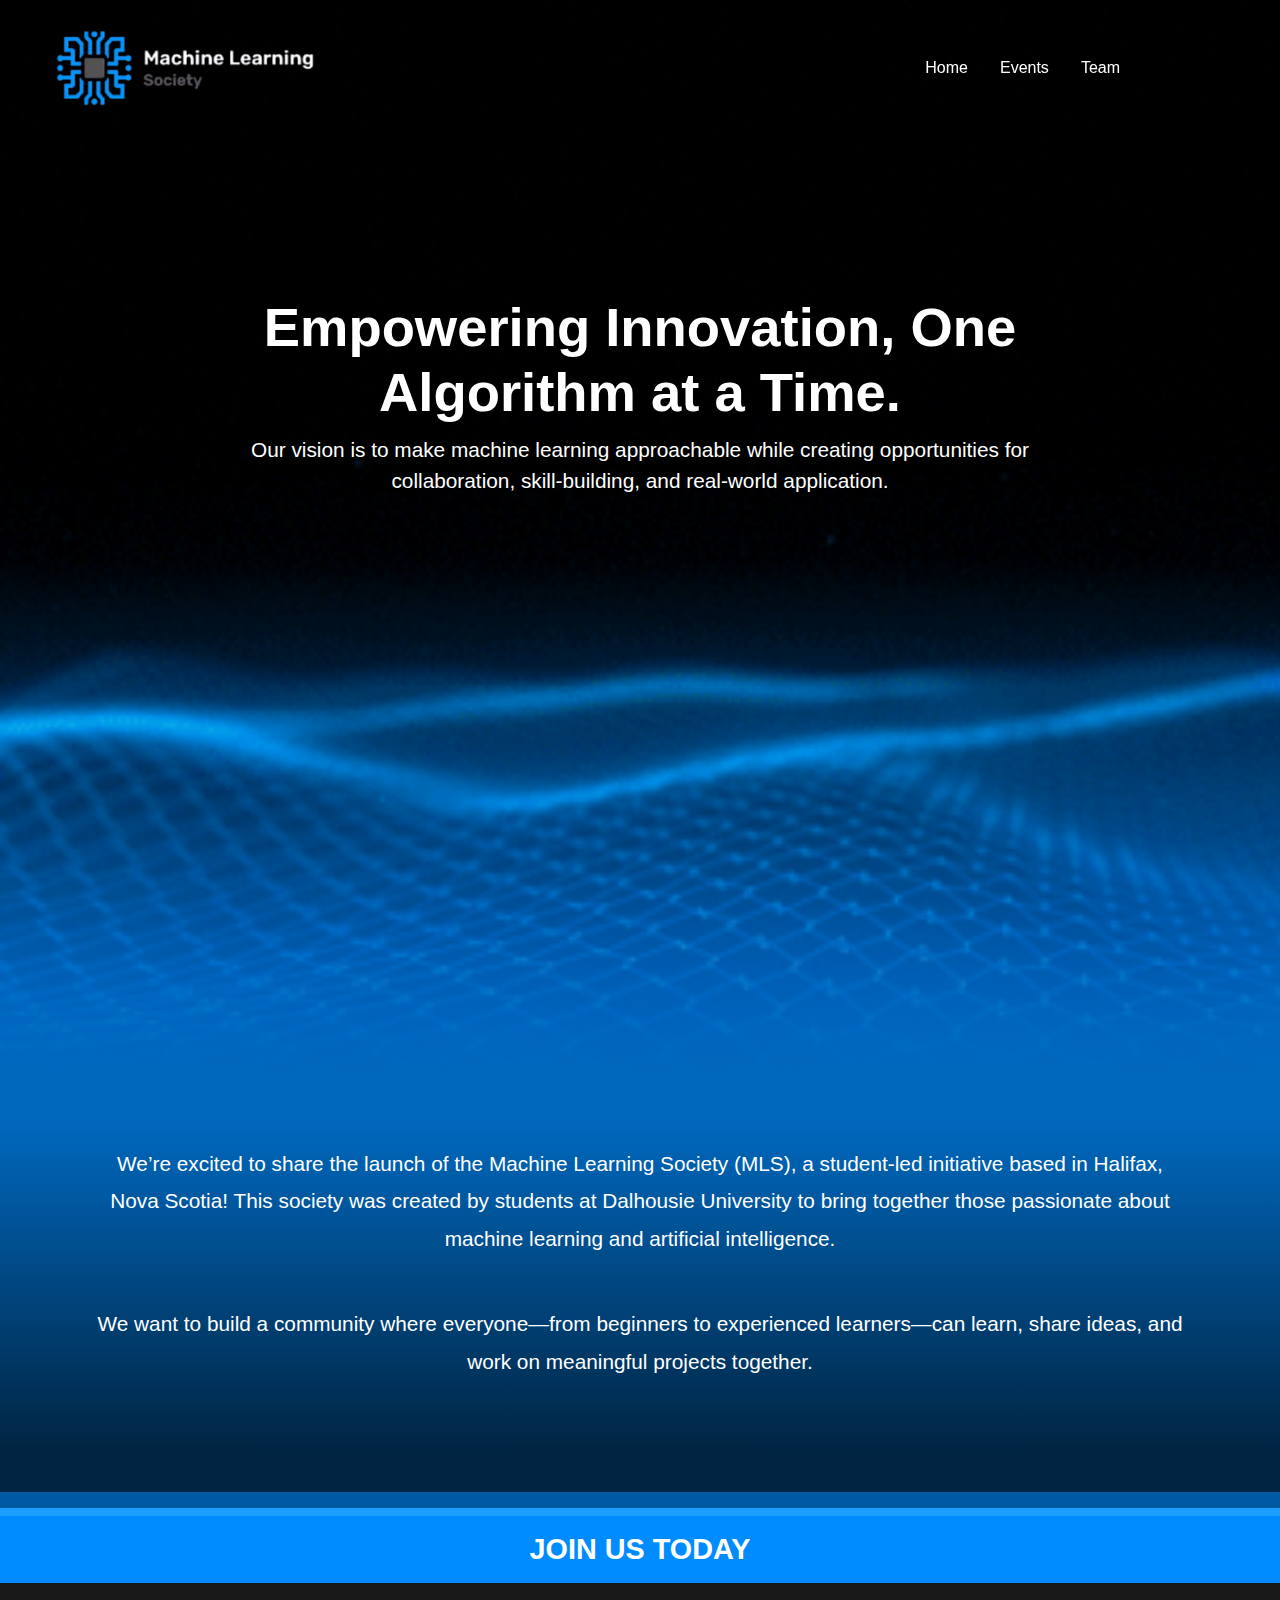
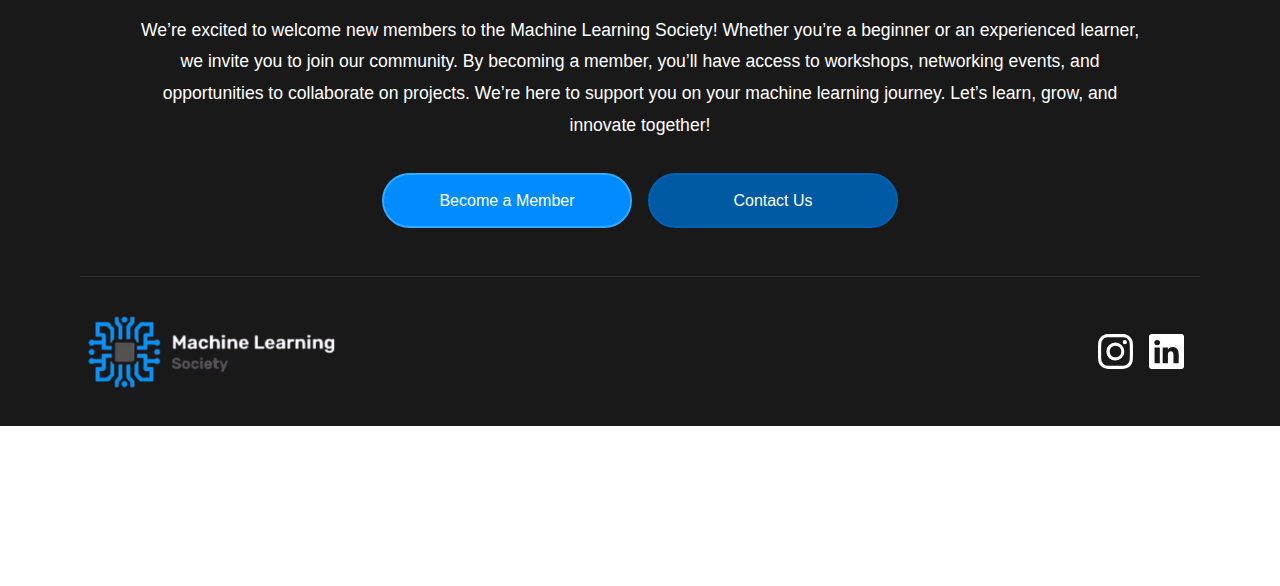
<file: index.html>
<!DOCTYPE html>
<html lang="en">
  <head>
    <meta charset="UTF-8" />
    <meta name="viewport" content="width=device-width, initial-scale=1.0" />
    <title>Machine Learning Society</title>
    <link rel="stylesheet" href="./css/styles.css" />
    <link
      href="https://cdn.jsdelivr.net/npm/bootstrap@5.3.3/dist/css/bootstrap.min.css"
      rel="stylesheet"
      integrity="sha384-QWTKZyjpPEjISv5WaRU9OFeRpok6YctnYmDr5pNlyT2bRjXh0JMhjY6hW+ALEwIH"
      crossorigin="anonymous"
    />
    <link
      href="https://fonts.googleapis.com/css2?family=Bungee&family=Garet:wght@400;800&display=swap"
      rel="stylesheet"
    />
    <link rel="icon" href="./assets/favicons/favicon.ico" type="image/x-icon" />
    <link
      rel="icon"
      type="image/png"
      sizes="16x16"
      href="./assets/favicons/favicon-16x16.png"
    />
    <link
      rel="icon"
      type="image/png"
      sizes="32x32"
      href="./assets/favicons/favicon-32x32.png"
    />
    <link
      rel="apple-touch-icon"
      sizes="180x180"
      href="./assets/favicons/apple-touch-icon.png"
    />
    <link
      rel="icon"
      type="image/png"
      sizes="192x192"
      href="./assets/favicons/android-chrome-192x192.png"
    />
    <link
      rel="icon"
      type="image/png"
      sizes="512x512"
      href="./assets/favicons/android-chrome-512x512.png"
    />
  </head>
  <body>
    <header id="pg-header">
      <a href="/" id="header-start">
        <img
          src="./assets/logos/mls-logo-header.png"
          alt="Machine Learning Society"
          id="mls-header-logo"
        />
      </a>
      <nav id="nav-links">
        <a href="./index.html">Home</a>
        <a href="./events.html">Events</a>
        <a href="./council.html">Team</a>
        <!-- <a href="./constitution.html">Consitution</a> -->
      </nav>
    </header>

    <main>
      <div id="pg-cover-lg">
        <section id="title-section">
          <h1 id="cover-title">
            Empowering Innovation, One Algorithm at a Time.
          </h1>
          <p id="cover-text" class="lead">
            Our vision is to make machine learning approachable while creating
            opportunities for collaboration, skill-building, and real-world
            application.
          </p>
        </section>
      </div>
      <div class="title-header-top"></div>
      <section id="about-us-section">
        <p>
          We’re excited to share the launch of the Machine Learning Society
          (MLS), a student-led initiative based in Halifax, Nova Scotia! This
          society was created by students at Dalhousie University to bring
          together those passionate about machine learning and artificial
          intelligence.
        </p>
        <p>
          We want to build a community where everyone—from beginners to
          experienced learners—can learn, share ideas, and work on meaningful
          projects together.
        </p>
      </section>
    </main>
    <div class="title-header-top"></div>

    <footer id="pg-footer">
      <section id="join-us-section">
        <h2>JOIN US TODAY</h2>
        <p>
          We’re excited to welcome new members to the Machine Learning Society!
          Whether you’re a beginner or an experienced learner, we invite you to
          join our community. By becoming a member, you’ll have access to
          workshops, networking events, and opportunities to collaborate on
          projects. We’re here to support you on your machine learning journey.
          Let’s learn, grow, and innovate together!
        </p>
        <div id="join-us-btn-row">
          <a
            href="https://airtable.com/appbzvXorTGCwSsy9/pagrrVOHqpocEY5IX/form"
            target="_blank"
            rel="noopener noreferrer"
            id="become-member-btn"
            >Become a Member</a
          >
          <a
            href="https://airtable.com/appbzvXorTGCwSsy9/pagj6WhNYHu378lqJ/form"
            target="_blank"
            rel="noopener noreferrer"
            id="contact-us-btn"
            >Contact Us</a
          >
        </div>
      </section>
      <section id="footer-content">
        <div id="footer-logo">
          <img
            src="./assets/logos/mls-logo-header.png"
            alt="Machine Learning Society Logo"
          />
        </div>
        <div id="footer-socials">
          <a
            href="https://www.instagram.com/machine_ls"
            target="_blank"
            rel="noopener noreferrer"
          >
            <svg
              id="instagram-icon"
              xmlns="http://www.w3.org/2000/svg"
              fill="currentColor"
              class="bi bi-instagram"
              viewBox="0 0 16 16"
            >
              <path
                d="M8 0C5.829 0 5.556.01 4.703.048 3.85.088 3.269.222 2.76.42a3.9 3.9 0 0 0-1.417.923A3.9 3.9 0 0 0 .42 2.76C.222 3.268.087 3.85.048 4.7.01 5.555 0 5.827 0 8.001c0 2.172.01 2.444.048 3.297.04.852.174 1.433.372 1.942.205.526.478.972.923 1.417.444.445.89.719 1.416.923.51.198 1.09.333 1.942.372C5.555 15.99 5.827 16 8 16s2.444-.01 3.298-.048c.851-.04 1.434-.174 1.943-.372a3.9 3.9 0 0 0 1.416-.923c.445-.445.718-.891.923-1.417.197-.509.332-1.09.372-1.942C15.99 10.445 16 10.173 16 8s-.01-2.445-.048-3.299c-.04-.851-.175-1.433-.372-1.941a3.9 3.9 0 0 0-.923-1.417A3.9 3.9 0 0 0 13.24.42c-.51-.198-1.092-.333-1.943-.372C10.443.01 10.172 0 7.998 0zm-.717 1.442h.718c2.136 0 2.389.007 3.232.046.78.035 1.204.166 1.486.275.373.145.64.319.92.599s.453.546.598.92c.11.281.24.705.275 1.485.039.843.047 1.096.047 3.231s-.008 2.389-.047 3.232c-.035.78-.166 1.203-.275 1.485a2.5 2.5 0 0 1-.599.919c-.28.28-.546.453-.92.598-.28.11-.704.24-1.485.276-.843.038-1.096.047-3.232.047s-2.39-.009-3.233-.047c-.78-.036-1.203-.166-1.485-.276a2.5 2.5 0 0 1-.92-.598 2.5 2.5 0 0 1-.6-.92c-.109-.281-.24-.705-.275-1.485-.038-.843-.046-1.096-.046-3.233s.008-2.388.046-3.231c.036-.78.166-1.204.276-1.486.145-.373.319-.64.599-.92s.546-.453.92-.598c.282-.11.705-.24 1.485-.276.738-.034 1.024-.044 2.515-.045zm4.988 1.328a.96.96 0 1 0 0 1.92.96.96 0 0 0 0-1.92m-4.27 1.122a4.109 4.109 0 1 0 0 8.217 4.109 4.109 0 0 0 0-8.217m0 1.441a2.667 2.667 0 1 1 0 5.334 2.667 2.667 0 0 1 0-5.334"
              />
            </svg>
          </a>
          <a
            href="https://www.linkedin.com/company/mlsociety/posts/?feedView=all"
            target="_blank"
            rel="noopener noreferrer"
          >
            <svg
              id="linkedin-icon"
              xmlns="http://www.w3.org/2000/svg"
              fill="currentColor"
              class="bi bi-linkedin"
              viewBox="0 0 16 16"
            >
              <path
                d="M0 1.146C0 .513.526 0 1.175 0h13.65C15.474 0 16 .513 16 1.146v13.708c0 .633-.526 1.146-1.175 1.146H1.175C.526 16 0 15.487 0 14.854zm4.943 12.248V6.169H2.542v7.225zm-1.2-8.212c.837 0 1.358-.554 1.358-1.248-.015-.709-.52-1.248-1.342-1.248S2.4 3.226 2.4 3.934c0 .694.521 1.248 1.327 1.248zm4.908 8.212V9.359c0-.216.016-.432.08-.586.173-.431.568-.878 1.232-.878.869 0 1.216.662 1.216 1.634v3.865h2.401V9.25c0-2.22-1.184-3.252-2.764-3.252-1.274 0-1.845.7-2.165 1.193v.025h-.016l.016-.025V6.169h-2.4c.03.678 0 7.225 0 7.225z"
              />
            </svg>
          </a>
        </div>
      </section>
    </footer>
    <script
      src="https://cdn.jsdelivr.net/npm/bootstrap@5.3.3/dist/js/bootstrap.bundle.min.js"
      crossorigin="anonymous"
    ></script>
    <script>
      window.addEventListener("scroll", function () {
        let header = document.getElementById("pg-header");
        if (window.scrollY > 50) {
          header.classList.add("solid-bg");
        } else {
          header.classList.remove("solid-bg");
        }
      });
    </script>
  </body>
</html>
</file>
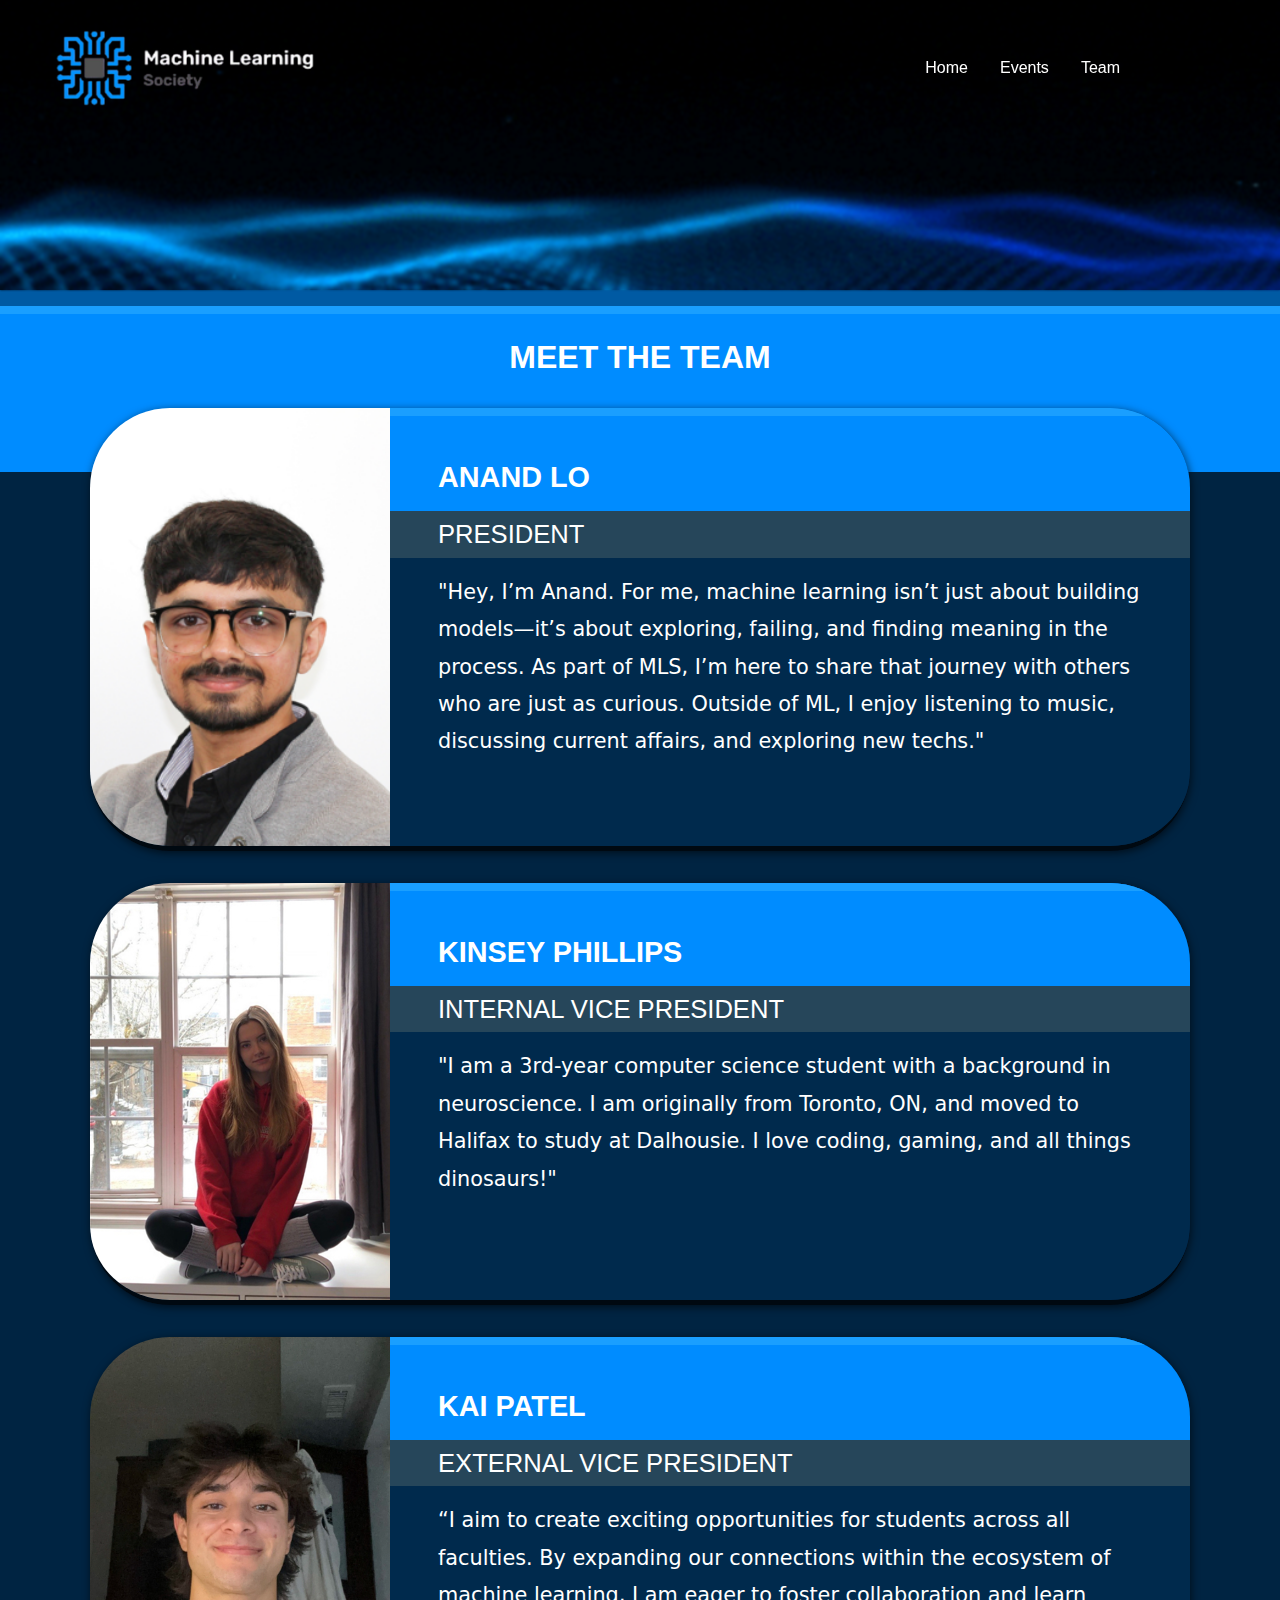
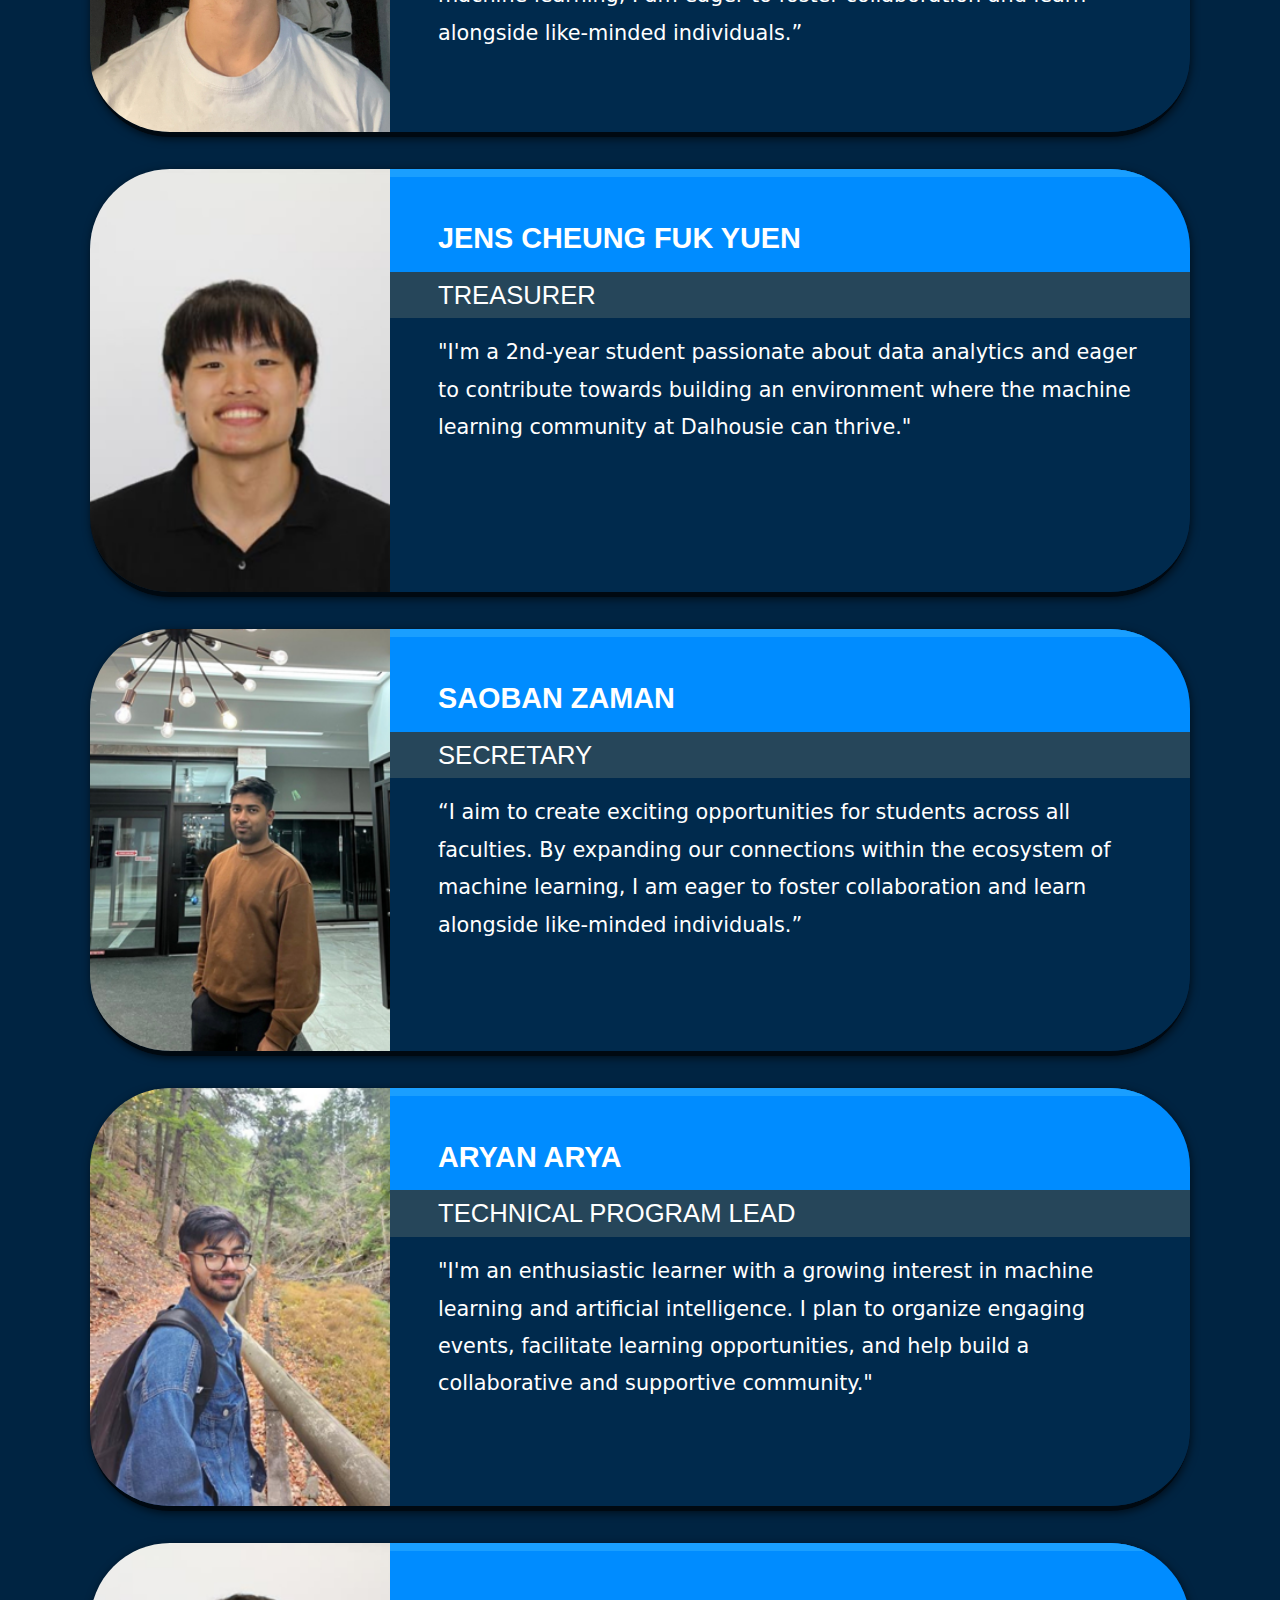
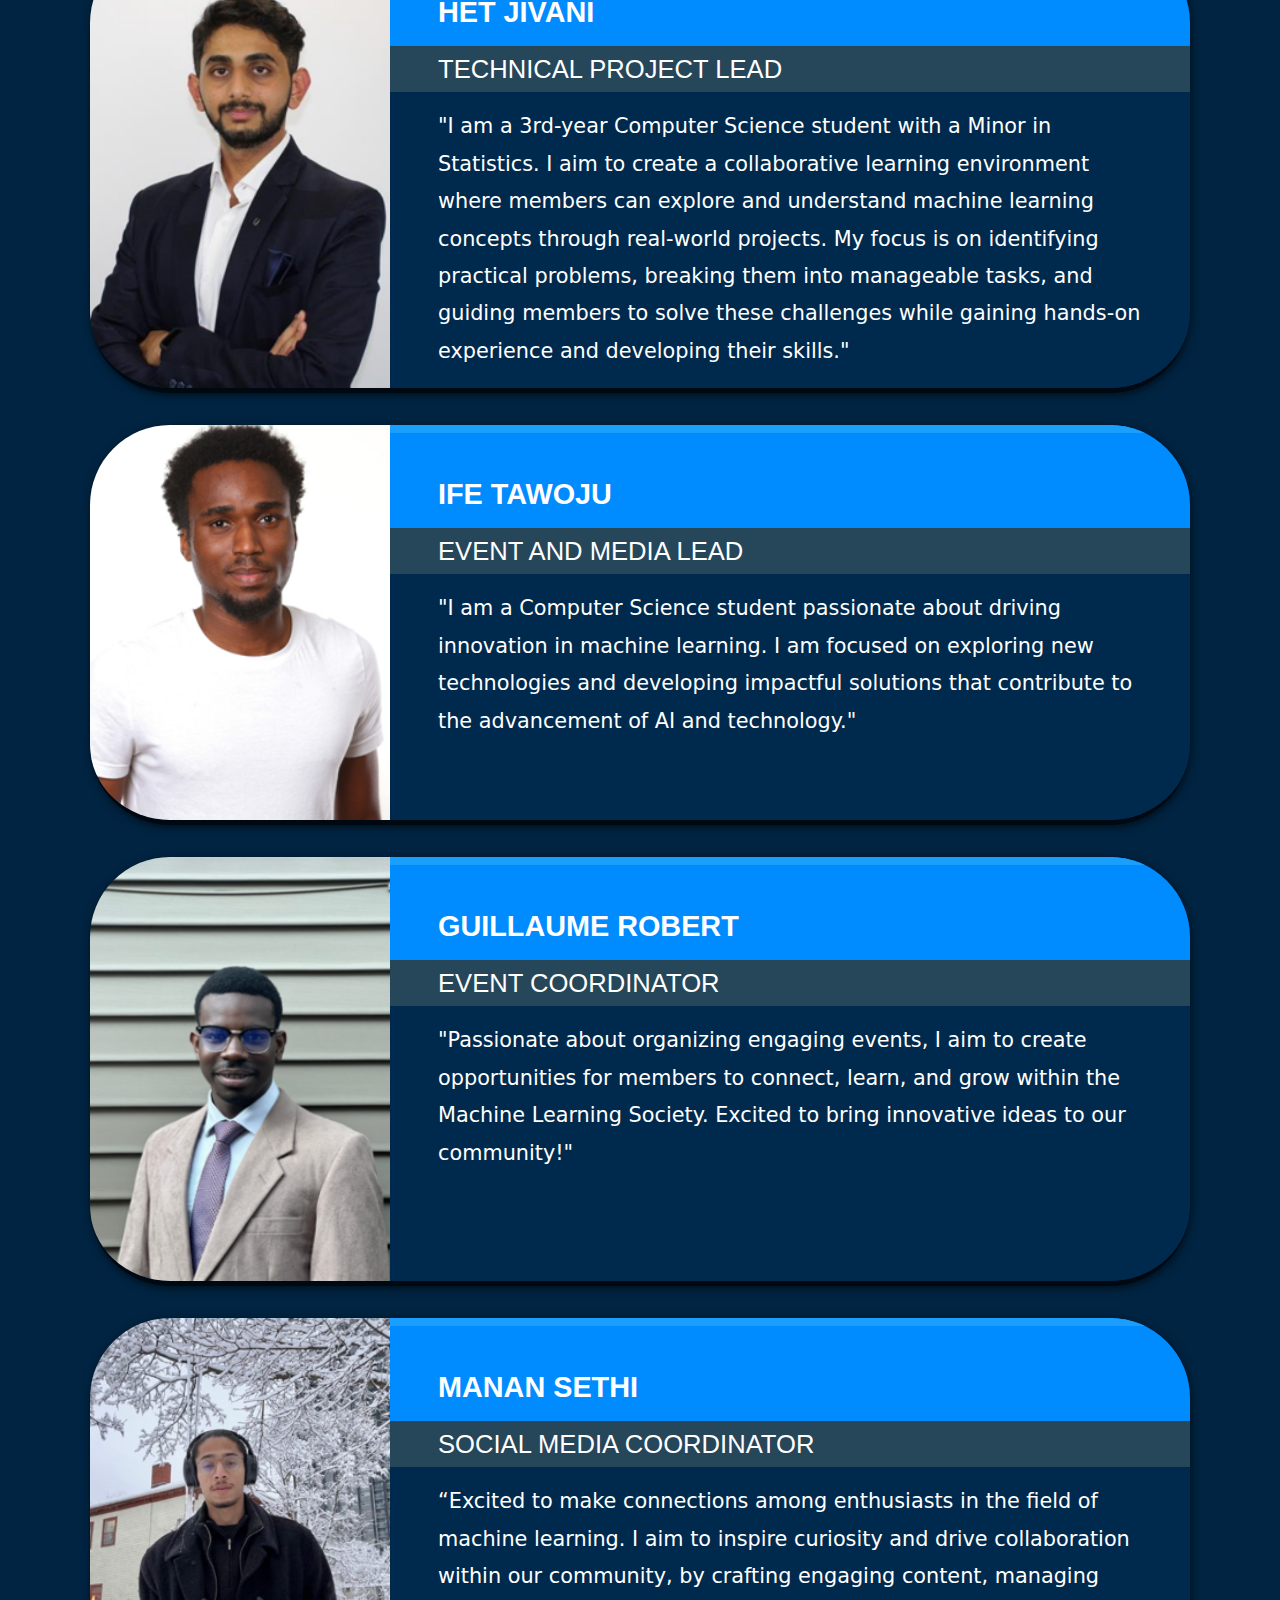
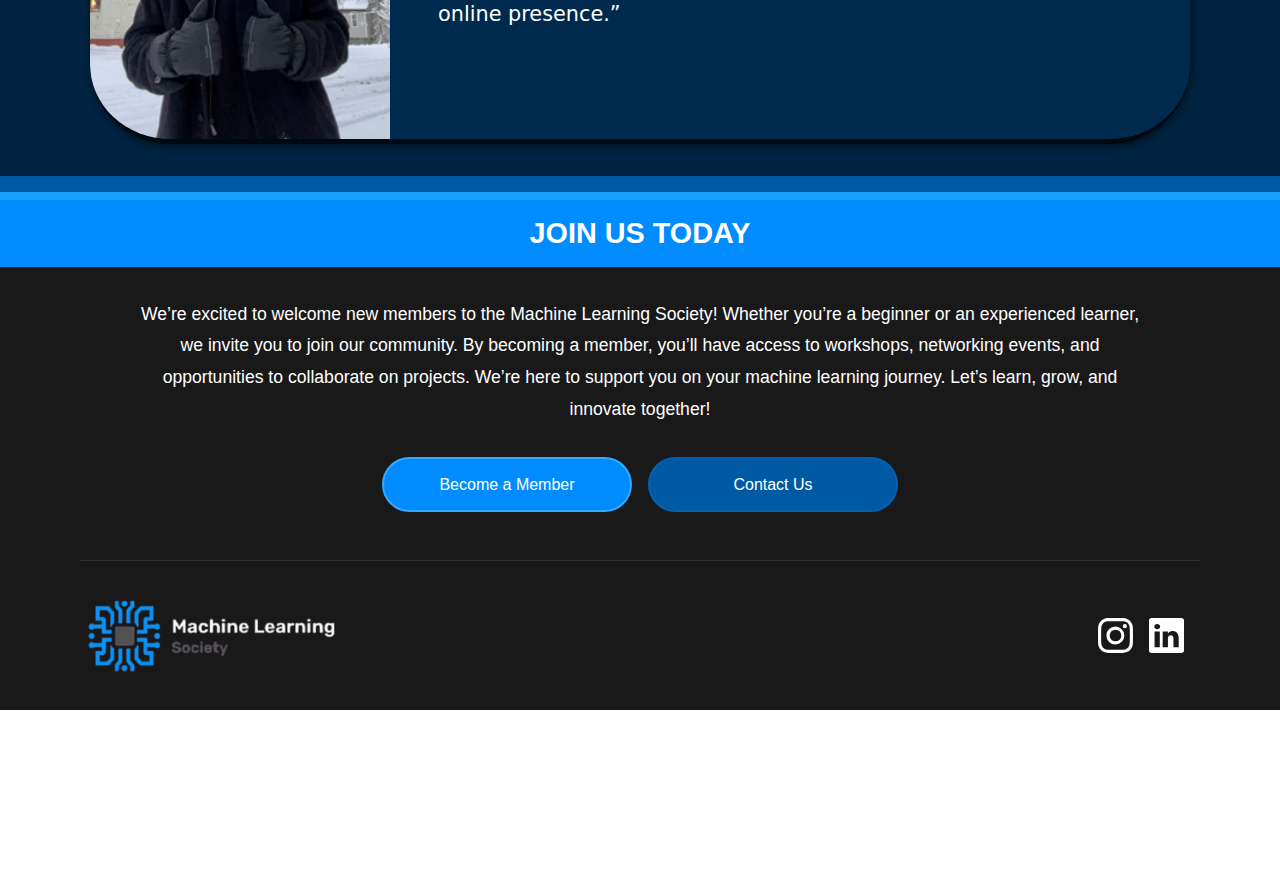
<file: council.html>
<!DOCTYPE html>
<html lang="en">
  <head>
    <meta charset="UTF-8" />
    <meta name="viewport" content="width=device-width, initial-scale=1.0" />
    <title>Machine Learning Society</title>
    <link rel="stylesheet" href="./css/styles.css" />
    <link
      href="https://cdn.jsdelivr.net/npm/bootstrap@5.3.3/dist/css/bootstrap.min.css"
      rel="stylesheet"
      integrity="sha384-QWTKZyjpPEjISv5WaRU9OFeRpok6YctnYmDr5pNlyT2bRjXh0JMhjY6hW+ALEwIH"
      crossorigin="anonymous"
    />
    <link
      href="https://fonts.googleapis.com/css2?family=Bungee&family=Garet:wght@400;800&display=swap"
      rel="stylesheet"
    />
    <link rel="icon" href="./assets/favicons/favicon.ico" type="image/x-icon" />
    <link
      rel="icon"
      type="image/png"
      sizes="16x16"
      href="./assets/favicons/favicon-16x16.png"
    />
    <link
      rel="icon"
      type="image/png"
      sizes="32x32"
      href="./assets/favicons/favicon-32x32.png"
    />
    <link
      rel="apple-touch-icon"
      sizes="180x180"
      href="./assets/favicons/apple-touch-icon.png"
    />
    <link
      rel="icon"
      type="image/png"
      sizes="192x192"
      href="./assets/favicons/android-chrome-192x192.png"
    />
    <link
      rel="icon"
      type="image/png"
      sizes="512x512"
      href="./assets/favicons/android-chrome-512x512.png"
    />
  </head>
  <body>
    <header id="pg-header">
      <a href="/" id="header-start">
        <img
          src="./assets/logos/mls-logo-header.png"
          alt="Machine Learning Society"
          id="mls-header-logo"
        />
      </a>
      <nav id="nav-links">
        <a href="./index.html">Home</a>
        <a href="./events.html">Events</a>
        <a href="./council.html">Team</a>
        <!-- <a href="./constitution.html">Consitution</a> -->
      </nav>
    </header>
    <main>
      <div id="pg-cover-sm"></div>

      <section id="team-section">
        <div class="title-header-top"></div>

        <h2>MEET THE TEAM</h2>

        <div id="member-container">
          <div class="member">
            <img src="./assets/member-imgs/anand-img.png" class="member-img" />
            <div class="member-info">
              <h2>ANAND LO</h2>
              <h3>PRESIDENT</h3>
              <p>
                "Hey, I’m Anand. For me, machine learning isn’t just about
                building models—it’s about exploring, failing, and finding
                meaning in the process. As part of MLS, I’m here to share that
                journey with others who are just as curious. Outside of ML, I
                enjoy listening to music, discussing current affairs, and
                exploring new techs."
              </p>
            </div>
          </div>
          <div class="member">
            <img src="./assets/member-imgs/kinsey-img.png" class="member-img" />
            <div class="member-info">
              <h2>KINSEY PHILLIPS</h2>
              <div class="member-position">
                <h3>INTERNAL VICE PRESIDENT</h3>
              </div>
              <p>
                "I am a 3rd-year computer science student with a background in
                neuroscience. I am originally from Toronto, ON, and moved to
                Halifax to study at Dalhousie. I love coding, gaming, and all
                things dinosaurs!"
              </p>
            </div>
          </div>
          <div class="member">
            <img src="./assets/member-imgs/kai-img.png" class="member-img" />
            <div class="member-info">
              <h2>KAI PATEL</h2>
              <div class="member-position">
                <h3>EXTERNAL VICE PRESIDENT</h3>
              </div>
              <p>
                “I aim to create exciting opportunities for students across all
                faculties. By expanding our connections within the ecosystem of
                machine learning, I am eager to foster collaboration and learn
                alongside like-minded individuals.”
              </p>
            </div>
          </div>
          <div class="member">
            <img src="./assets/member-imgs/jens-img.png" class="member-img" />
            <div class="member-info">
              <h2>JENS CHEUNG FUK YUEN</h2>
              <div class="member-position">
                <h3>TREASURER</h3>
              </div>
              <p>
                "I'm a 2nd-year student passionate about data analytics and
                eager to contribute towards building an environment where the
                machine learning community at Dalhousie can thrive."
              </p>
            </div>
          </div>
          <div class="member">
            <img src="./assets/member-imgs/saoban-img.png" class="member-img" />
            <div class="member-info">
              <h2>SAOBAN ZAMAN</h2>
              <div class="member-position">
                <h3>SECRETARY</h3>
              </div>
              <p>
                “I aim to create exciting opportunities for students across all
                faculties. By expanding our connections within the ecosystem of
                machine learning, I am eager to foster collaboration and learn
                alongside like-minded individuals.”
              </p>
            </div>
          </div>
          <div class="member">
            <img src="./assets/member-imgs/aryan-img.png" class="member-img" />
            <div class="member-info">
              <h2>ARYAN ARYA</h2>
              <div class="member-position">
                <h3>TECHNICAL PROGRAM LEAD</h3>
              </div>
              <p>
                "I'm an enthusiastic learner with a growing interest in machine
                learning and artificial intelligence. I plan to organize
                engaging events, facilitate learning opportunities, and help
                build a collaborative and supportive community."
              </p>
            </div>
          </div>
          <div class="member">
            <img src="./assets/member-imgs/het-img.png" class="member-img" />
            <div class="member-info">
              <h2>HET JIVANI</h2>
              <div class="member-position">
                <h3>TECHNICAL PROJECT LEAD</h3>
              </div>
              <p>
                "I am a 3rd-year Computer Science student with a Minor in
                Statistics. I aim to create a collaborative learning environment
                where members can explore and understand machine learning
                concepts through real-world projects. My focus is on identifying
                practical problems, breaking them into manageable tasks, and
                guiding members to solve these challenges while gaining hands-on
                experience and developing their skills."
              </p>
            </div>
          </div>
          <div class="member">
            <img src="./assets/member-imgs/ife-img.png" class="member-img" />
            <div class="member-info">
              <h2>IFE TAWOJU</h2>
              <div class="member-position">
                <h3>EVENT AND MEDIA LEAD</h3>
              </div>
              <p>
                "I am a Computer Science student passionate about driving
                innovation in machine learning. I am focused on exploring new
                technologies and developing impactful solutions that contribute
                to the advancement of AI and technology."
              </p>
            </div>
          </div>
          <div class="member">
            <img
              src="./assets/member-imgs/guillaume-img.png"
              class="member-img"
            />
            <div class="member-info">
              <h2>GUILLAUME ROBERT</h2>
              <div class="member-position">
                <h3>EVENT COORDINATOR</h3>
              </div>
              <p>
                "Passionate about organizing engaging events, I aim to create
                opportunities for members to connect, learn, and grow within the
                Machine Learning Society. Excited to bring innovative ideas to
                our community!"
              </p>
            </div>
          </div>
          <div class="member">
            <img src="./assets/member-imgs/manan-img.png" class="member-img" />
            <div class="member-info">
              <h2>MANAN SETHI</h2>
              <div class="member-position">
                <h3>SOCIAL MEDIA COORDINATOR</h3>
              </div>
              <p>
                “Excited to make connections among enthusiasts in the field of
                machine learning. I aim to inspire curiosity and drive
                collaboration within our community, by crafting engaging
                content, managing online presence.”
              </p>
            </div>
          </div>
        </div>
      </section>
    </main>
    <div class="title-header-top"></div>

    <footer id="pg-footer">
      <section id="join-us-section">
        <h2>JOIN US TODAY</h2>
        <p>
          We’re excited to welcome new members to the Machine Learning Society!
          Whether you’re a beginner or an experienced learner, we invite you to
          join our community. By becoming a member, you’ll have access to
          workshops, networking events, and opportunities to collaborate on
          projects. We’re here to support you on your machine learning journey.
          Let’s learn, grow, and innovate together!
        </p>
        <div id="join-us-btn-row">
          <a
            href="https://airtable.com/appbzvXorTGCwSsy9/pagrrVOHqpocEY5IX/form"
            target="_blank"
            rel="noopener noreferrer"
            id="become-member-btn"
            >Become a Member</a
          >
          <a
            href="https://airtable.com/appbzvXorTGCwSsy9/pagj6WhNYHu378lqJ/form"
            target="_blank"
            rel="noopener noreferrer"
            id="contact-us-btn"
            >Contact Us</a
          >
        </div>
      </section>
      <section id="footer-content">
        <div id="footer-logo">
          <img
            src="./assets/logos/mls-logo-header.png"
            alt="Machine Learning Society Logo"
          />
        </div>
        <div id="footer-socials">
          <a
            href="https://www.instagram.com/machine_ls"
            target="_blank"
            rel="noopener noreferrer"
          >
            <svg
              id="instagram-icon"
              xmlns="http://www.w3.org/2000/svg"
              fill="currentColor"
              class="bi bi-instagram"
              viewBox="0 0 16 16"
            >
              <path
                d="M8 0C5.829 0 5.556.01 4.703.048 3.85.088 3.269.222 2.76.42a3.9 3.9 0 0 0-1.417.923A3.9 3.9 0 0 0 .42 2.76C.222 3.268.087 3.85.048 4.7.01 5.555 0 5.827 0 8.001c0 2.172.01 2.444.048 3.297.04.852.174 1.433.372 1.942.205.526.478.972.923 1.417.444.445.89.719 1.416.923.51.198 1.09.333 1.942.372C5.555 15.99 5.827 16 8 16s2.444-.01 3.298-.048c.851-.04 1.434-.174 1.943-.372a3.9 3.9 0 0 0 1.416-.923c.445-.445.718-.891.923-1.417.197-.509.332-1.09.372-1.942C15.99 10.445 16 10.173 16 8s-.01-2.445-.048-3.299c-.04-.851-.175-1.433-.372-1.941a3.9 3.9 0 0 0-.923-1.417A3.9 3.9 0 0 0 13.24.42c-.51-.198-1.092-.333-1.943-.372C10.443.01 10.172 0 7.998 0zm-.717 1.442h.718c2.136 0 2.389.007 3.232.046.78.035 1.204.166 1.486.275.373.145.64.319.92.599s.453.546.598.92c.11.281.24.705.275 1.485.039.843.047 1.096.047 3.231s-.008 2.389-.047 3.232c-.035.78-.166 1.203-.275 1.485a2.5 2.5 0 0 1-.599.919c-.28.28-.546.453-.92.598-.28.11-.704.24-1.485.276-.843.038-1.096.047-3.232.047s-2.39-.009-3.233-.047c-.78-.036-1.203-.166-1.485-.276a2.5 2.5 0 0 1-.92-.598 2.5 2.5 0 0 1-.6-.92c-.109-.281-.24-.705-.275-1.485-.038-.843-.046-1.096-.046-3.233s.008-2.388.046-3.231c.036-.78.166-1.204.276-1.486.145-.373.319-.64.599-.92s.546-.453.92-.598c.282-.11.705-.24 1.485-.276.738-.034 1.024-.044 2.515-.045zm4.988 1.328a.96.96 0 1 0 0 1.92.96.96 0 0 0 0-1.92m-4.27 1.122a4.109 4.109 0 1 0 0 8.217 4.109 4.109 0 0 0 0-8.217m0 1.441a2.667 2.667 0 1 1 0 5.334 2.667 2.667 0 0 1 0-5.334"
              />
            </svg>
          </a>
          <a
            href="https://www.linkedin.com/company/mlsociety/posts/?feedView=all"
            target="_blank"
            rel="noopener noreferrer"
          >
            <svg
              id="linkedin-icon"
              xmlns="http://www.w3.org/2000/svg"
              fill="currentColor"
              class="bi bi-linkedin"
              viewBox="0 0 16 16"
            >
              <path
                d="M0 1.146C0 .513.526 0 1.175 0h13.65C15.474 0 16 .513 16 1.146v13.708c0 .633-.526 1.146-1.175 1.146H1.175C.526 16 0 15.487 0 14.854zm4.943 12.248V6.169H2.542v7.225zm-1.2-8.212c.837 0 1.358-.554 1.358-1.248-.015-.709-.52-1.248-1.342-1.248S2.4 3.226 2.4 3.934c0 .694.521 1.248 1.327 1.248zm4.908 8.212V9.359c0-.216.016-.432.08-.586.173-.431.568-.878 1.232-.878.869 0 1.216.662 1.216 1.634v3.865h2.401V9.25c0-2.22-1.184-3.252-2.764-3.252-1.274 0-1.845.7-2.165 1.193v.025h-.016l.016-.025V6.169h-2.4c.03.678 0 7.225 0 7.225z"
              />
            </svg>
          </a>
        </div>
      </section>
    </footer>
    <script
      src="https://cdn.jsdelivr.net/npm/bootstrap@5.3.3/dist/js/bootstrap.bundle.min.js"
      crossorigin="anonymous"
    ></script>
    <script>
      window.addEventListener("scroll", function () {
        let header = document.getElementById("pg-header");
        if (window.scrollY > 50) {
          header.classList.add("solid-bg");
        } else {
          header.classList.remove("solid-bg");
        }
      });
    </script>
  </body>
</html>
</file>
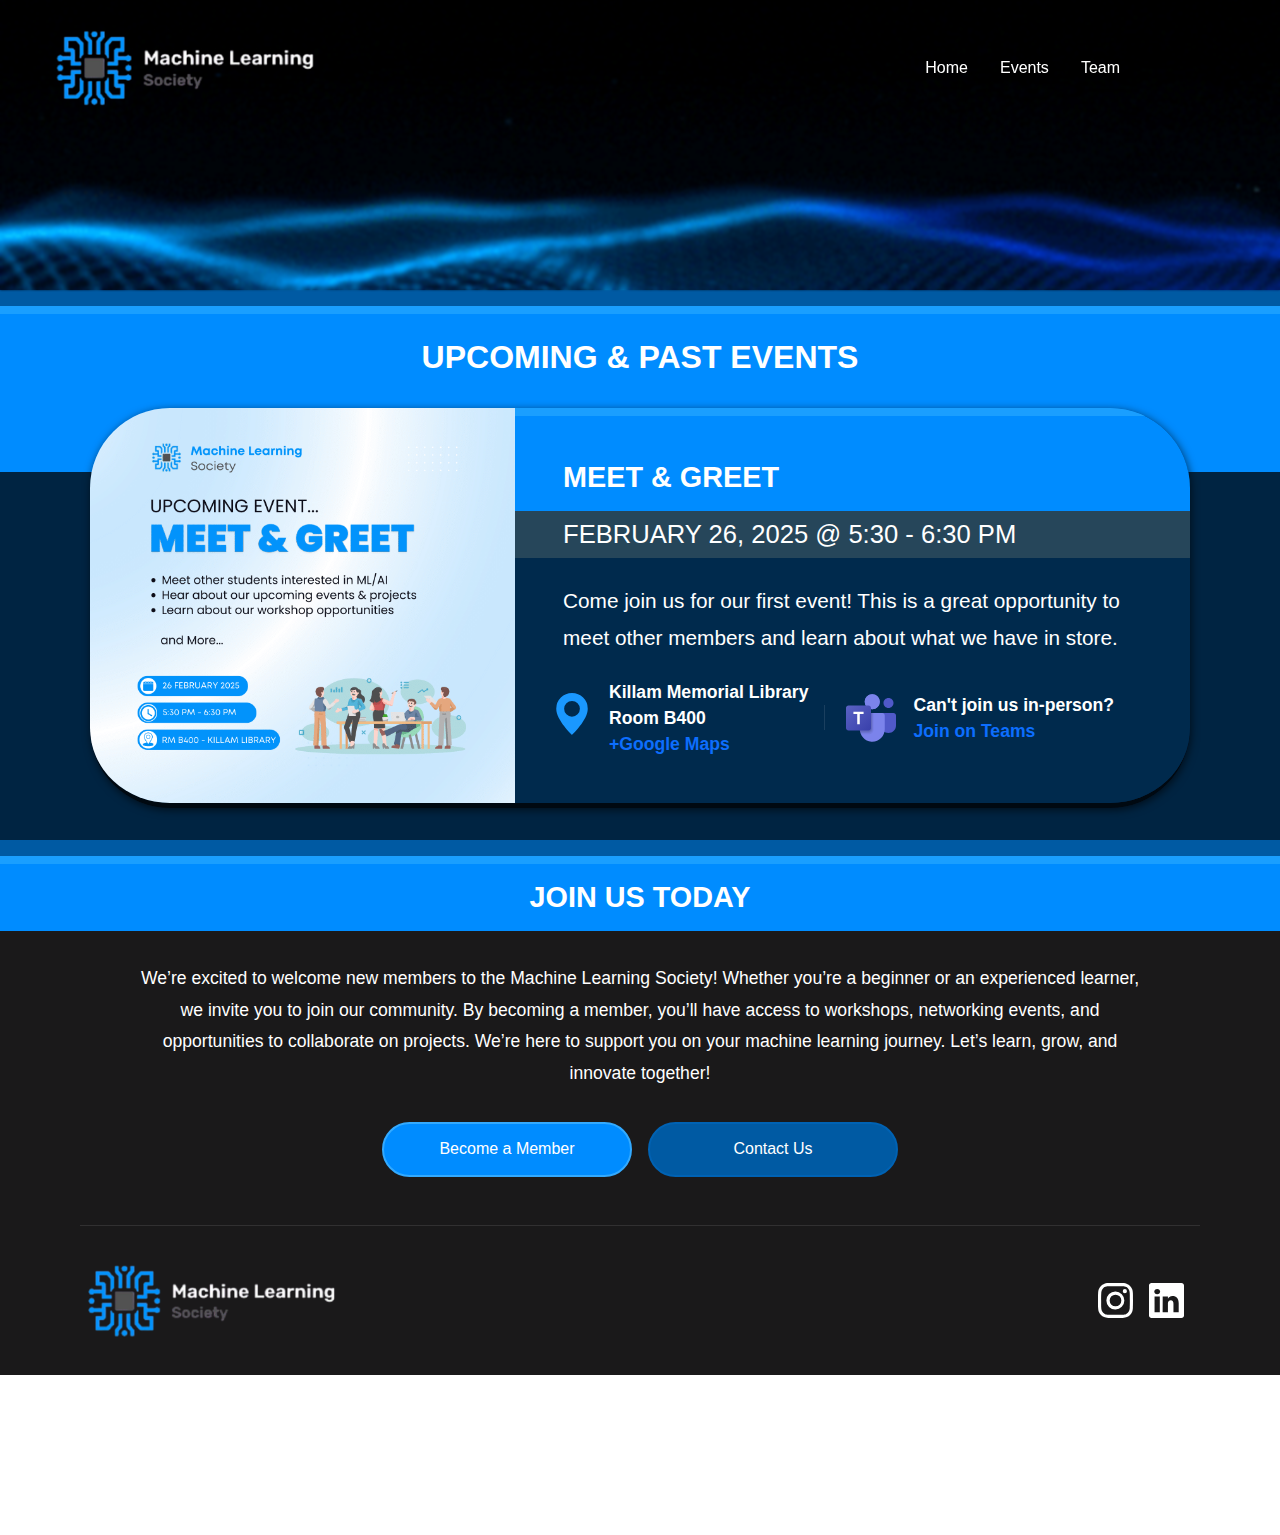
<file: events.html>
<!DOCTYPE html>
<html lang="en">
  <head>
    <meta charset="UTF-8" />
    <meta name="viewport" content="width=device-width, initial-scale=1.0" />
    <title>Machine Learning Society</title>
    <link rel="stylesheet" href="./css/styles.css" />
    <link
      href="https://cdn.jsdelivr.net/npm/bootstrap@5.3.3/dist/css/bootstrap.min.css"
      rel="stylesheet"
      integrity="sha384-QWTKZyjpPEjISv5WaRU9OFeRpok6YctnYmDr5pNlyT2bRjXh0JMhjY6hW+ALEwIH"
      crossorigin="anonymous"
    />
    <link
      href="https://fonts.googleapis.com/css2?family=Bungee&family=Garet:wght@400;800&display=swap"
      rel="stylesheet"
    />
    <link rel="icon" href="./assets/favicons/favicon.ico" type="image/x-icon" />
    <link
      rel="icon"
      type="image/png"
      sizes="16x16"
      href="./assets/favicons/favicon-16x16.png"
    />
    <link
      rel="icon"
      type="image/png"
      sizes="32x32"
      href="./assets/favicons/favicon-32x32.png"
    />
    <link
      rel="apple-touch-icon"
      sizes="180x180"
      href="./assets/favicons/apple-touch-icon.png"
    />
    <link
      rel="icon"
      type="image/png"
      sizes="192x192"
      href="./assets/favicons/android-chrome-192x192.png"
    />
    <link
      rel="icon"
      type="image/png"
      sizes="512x512"
      href="./assets/favicons/android-chrome-512x512.png"
    />
  </head>
  <body>
    <header id="pg-header">
      <a href="/" id="header-start">
        <img
          src="./assets/logos/mls-logo-header.png"
          alt="Machine Learning Society"
          id="mls-header-logo"
        />
      </a>
      <nav id="nav-links">
        <a href="./index.html">Home</a>
        <a href="./events.html">Events</a>
        <a href="./council.html">Team</a>
        <!-- <a href="./constitution.html">Consitution</a> -->
      </nav>
    </header>
    <main>
      <div id="pg-cover-sm"></div>
      <section id="events-section">
        <div class="title-header-top"></div>
        <h2>UPCOMING & PAST EVENTS</h2>
        <section id="event-container">
          <div class="event">
            <img
              src="./assets/events/meet_and_greet.png"
              alt="Introductory event"
            />
            <div class="event-info">
              <h2>MEET & GREET</h2>
              <h3>FEBRUARY 26, 2025 @ 5:30 - 6:30 PM</h3>

              <div class="event-about-container">
                <div class="event-description">
                  <p>
                    Come join us for our first event! This is a great
                    opportunity to meet other members and learn about what we
                    have in store.
                  </p>
                </div>

                <div class="event-location">
                  <div class="physical-location">
                    <svg
                      xmlns="http://www.w3.org/2000/svg"
                      fill="currentColor"
                      class="location-pin-icon bi bi-geo-alt-fill"
                      viewBox="0 0 16 16"
                      alt="Location Pin"
                    >
                      <path
                        d="M8 16s6-5.686 6-10A6 6 0 0 0 2 6c0 4.314 6 10 6 10m0-7a3 3 0 1 1 0-6 3 3 0 0 1 0 6"
                      />
                    </svg>

                    <div class="physical-text">
                      <p>Killam Memorial Library</p>
                      <p>Room B400</p>
                      <a
                        href="https://maps.app.goo.gl/Nn1ZZgmTLr1p425R8"
                        target="_blank"
                        rel="noopener"
                        >+Google Maps</a
                      >
                    </div>
                  </div>
                  <div class="divider-vertical"></div>

                  <div class="virtual-location">
                    <svg
                      class="teams-icon"
                      xmlns="http://www.w3.org/2000/svg"
                      x="0px"
                      y="0px"
                      viewBox="0 0 48 48"
                      alt="Teams Icon"
                    >
                      <path
                        fill="#5059c9"
                        d="M44,22v8c0,3.314-2.686,6-6,6s-6-2.686-6-6V20h10C43.105,20,44,20.895,44,22z M38,16	c2.209,0,4-1.791,4-4c0-2.209-1.791-4-4-4s-4,1.791-4,4C34,14.209,35.791,16,38,16z"
                      ></path>
                      <path
                        fill="#7b83eb"
                        d="M35,22v11c0,5.743-4.841,10.356-10.666,9.978C19.019,42.634,15,37.983,15,32.657V20h18	C34.105,20,35,20.895,35,22z M25,17c3.314,0,6-2.686,6-6s-2.686-6-6-6s-6,2.686-6,6S21.686,17,25,17z"
                      ></path>
                      <circle cx="25" cy="11" r="6" fill="#7b83eb"></circle>
                      <path
                        d="M26,33.319V20H15v12.657c0,1.534,0.343,3.008,0.944,4.343h6.374C24.352,37,26,35.352,26,33.319z"
                        opacity=".05"
                      ></path>
                      <path
                        d="M15,20v12.657c0,1.16,0.201,2.284,0.554,3.343h6.658c1.724,0,3.121-1.397,3.121-3.121V20H15z"
                        opacity=".07"
                      ></path>
                      <path
                        d="M24.667,20H15v12.657c0,0.802,0.101,1.584,0.274,2.343h6.832c1.414,0,2.56-1.146,2.56-2.56V20z"
                        opacity=".09"
                      ></path>
                      <linearGradient
                        id="DqqEodsTc8fO7iIkpib~Na_zQ92KI7XjZgR_gr1"
                        x1="4.648"
                        x2="23.403"
                        y1="14.648"
                        y2="33.403"
                        gradientUnits="userSpaceOnUse"
                      >
                        <stop offset="0" stop-color="#5961c3"></stop>
                        <stop offset="1" stop-color="#3a41ac"></stop>
                      </linearGradient>
                      <path
                        fill="url(#DqqEodsTc8fO7iIkpib~Na_zQ92KI7XjZgR_gr1)"
                        d="M22,34H6c-1.105,0-2-0.895-2-2V16c0-1.105,0.895-2,2-2h16c1.105,0,2,0.895,2,2v16	C24,33.105,23.105,34,22,34z"
                      ></path>
                      <path
                        fill="#fff"
                        d="M18.068,18.999H9.932v1.72h3.047v8.28h2.042v-8.28h3.047V18.999z"
                      ></path>
                    </svg>
                    <div class="virtual-text">
                      <p>Can't join us in-person?</p>
                      <a
                        href="https://teams.microsoft.com/l/meetup-join/19%3ameeting_NmY2Y2Y2Y2YtY2Y2Yy00Y2Y2LWI2Y2YtY2Y2Y2Y2Y2Y2Y2Y2%40thread.v2/0?context=%7b%22Tid%22%3a%22Y2Y2Y2Y2-Y2Y2-Y2Y2-Y2Y2-Y2Y2Y2Y2Y2Y2%22%2c%22Oid%22%3a%22Y2Y2Y2Y2-Y2Y2-Y2Y2-Y2Y2-Y2Y2Y2Y2Y2Y2%22%7d"
                        target="_blank"
                        rel="noopener noreferrer"
                        >Join on Teams</a
                      >
                    </div>
                  </div>
                </div>
              </div>
            </div>
          </div>
        </section>
      </section>
    </main>
    <div class="title-header-top"></div>

    <footer id="pg-footer">
      <section id="join-us-section">
        <h2>JOIN US TODAY</h2>
        <p>
          We’re excited to welcome new members to the Machine Learning Society!
          Whether you’re a beginner or an experienced learner, we invite you to
          join our community. By becoming a member, you’ll have access to
          workshops, networking events, and opportunities to collaborate on
          projects. We’re here to support you on your machine learning journey.
          Let’s learn, grow, and innovate together!
        </p>
        <div id="join-us-btn-row">
          <a
            href="https://airtable.com/appbzvXorTGCwSsy9/pagrrVOHqpocEY5IX/form"
            target="_blank"
            rel="noopener noreferrer"
            id="become-member-btn"
            >Become a Member</a
          >
          <a
            href="https://airtable.com/appbzvXorTGCwSsy9/pagj6WhNYHu378lqJ/form"
            target="_blank"
            rel="noopener noreferrer"
            id="contact-us-btn"
            >Contact Us</a
          >
        </div>
      </section>
      <div id="footer-content">
        <div id="footer-logo">
          <img
            src="./assets/logos/mls-logo-header.png"
            alt="Machine Learning Society Logo"
          />
        </div>
        <div id="footer-socials">
          <a
            href="https://www.instagram.com/machine_ls"
            target="_blank"
            rel="noopener noreferrer"
          >
            <svg
              id="instagram-icon"
              xmlns="http://www.w3.org/2000/svg"
              fill="currentColor"
              class="bi bi-instagram"
              viewBox="0 0 16 16"
            >
              <path
                d="M8 0C5.829 0 5.556.01 4.703.048 3.85.088 3.269.222 2.76.42a3.9 3.9 0 0 0-1.417.923A3.9 3.9 0 0 0 .42 2.76C.222 3.268.087 3.85.048 4.7.01 5.555 0 5.827 0 8.001c0 2.172.01 2.444.048 3.297.04.852.174 1.433.372 1.942.205.526.478.972.923 1.417.444.445.89.719 1.416.923.51.198 1.09.333 1.942.372C5.555 15.99 5.827 16 8 16s2.444-.01 3.298-.048c.851-.04 1.434-.174 1.943-.372a3.9 3.9 0 0 0 1.416-.923c.445-.445.718-.891.923-1.417.197-.509.332-1.09.372-1.942C15.99 10.445 16 10.173 16 8s-.01-2.445-.048-3.299c-.04-.851-.175-1.433-.372-1.941a3.9 3.9 0 0 0-.923-1.417A3.9 3.9 0 0 0 13.24.42c-.51-.198-1.092-.333-1.943-.372C10.443.01 10.172 0 7.998 0zm-.717 1.442h.718c2.136 0 2.389.007 3.232.046.78.035 1.204.166 1.486.275.373.145.64.319.92.599s.453.546.598.92c.11.281.24.705.275 1.485.039.843.047 1.096.047 3.231s-.008 2.389-.047 3.232c-.035.78-.166 1.203-.275 1.485a2.5 2.5 0 0 1-.599.919c-.28.28-.546.453-.92.598-.28.11-.704.24-1.485.276-.843.038-1.096.047-3.232.047s-2.39-.009-3.233-.047c-.78-.036-1.203-.166-1.485-.276a2.5 2.5 0 0 1-.92-.598 2.5 2.5 0 0 1-.6-.92c-.109-.281-.24-.705-.275-1.485-.038-.843-.046-1.096-.046-3.233s.008-2.388.046-3.231c.036-.78.166-1.204.276-1.486.145-.373.319-.64.599-.92s.546-.453.92-.598c.282-.11.705-.24 1.485-.276.738-.034 1.024-.044 2.515-.045zm4.988 1.328a.96.96 0 1 0 0 1.92.96.96 0 0 0 0-1.92m-4.27 1.122a4.109 4.109 0 1 0 0 8.217 4.109 4.109 0 0 0 0-8.217m0 1.441a2.667 2.667 0 1 1 0 5.334 2.667 2.667 0 0 1 0-5.334"
              />
            </svg>
          </a>
          <a
            href="https://www.linkedin.com/company/mlsociety/posts/?feedView=all"
            target="_blank"
            rel="noopener noreferrer"
          >
            <svg
              id="linkedin-icon"
              xmlns="http://www.w3.org/2000/svg"
              fill="currentColor"
              class="bi bi-linkedin"
              viewBox="0 0 16 16"
            >
              <path
                d="M0 1.146C0 .513.526 0 1.175 0h13.65C15.474 0 16 .513 16 1.146v13.708c0 .633-.526 1.146-1.175 1.146H1.175C.526 16 0 15.487 0 14.854zm4.943 12.248V6.169H2.542v7.225zm-1.2-8.212c.837 0 1.358-.554 1.358-1.248-.015-.709-.52-1.248-1.342-1.248S2.4 3.226 2.4 3.934c0 .694.521 1.248 1.327 1.248zm4.908 8.212V9.359c0-.216.016-.432.08-.586.173-.431.568-.878 1.232-.878.869 0 1.216.662 1.216 1.634v3.865h2.401V9.25c0-2.22-1.184-3.252-2.764-3.252-1.274 0-1.845.7-2.165 1.193v.025h-.016l.016-.025V6.169h-2.4c.03.678 0 7.225 0 7.225z"
              />
            </svg>
          </a>
        </div>
      </div>
    </footer>
    <script
      src="https://cdn.jsdelivr.net/npm/bootstrap@5.3.3/dist/js/bootstrap.bundle.min.js"
      crossorigin="anonymous"
    ></script>
    <script>
      window.addEventListener("scroll", function () {
        let header = document.getElementById("pg-header");
        if (window.scrollY > 50) {
          header.classList.add("solid-bg");
        } else {
          header.classList.remove("solid-bg");
        }
      });
    </script>
  </body>
</html>
</file>
<file: css/styles.css>
:root {
  --header-blue: hsl(207, 100%, 50%);
  --light-color: #ffffff;
}

a {
  text-decoration: none !important;
}

main {
  background: linear-gradient(
    to top,
    rgba(0, 43, 79, 0) 50%,
    hsl(207, 100%, 37%) 95%
  );
}

/* HEADER */

#pg-header {
  display: flex;
  flex-direction: row;
  flex-wrap: wrap;
  justify-content: space-between;
  align-items: center;
  background-color: hsla(211, 81%, 15%, 0) !important;
  padding: 0rem 10rem 0rem 3rem;
  position: sticky;
  top: 0;
  z-index: 1010;
  margin-top: -10rem;
  transition: background-color 0.5s ease, height 0.5s ease, transform 0.5s ease;
  height: 135px;
}

#header-start {
  display: flex;
  flex-direction: row;
  align-items: center;
  gap: 1rem;
  float: left !important;
}

#nav-links {
  display: flex;
  flex-direction: row;
  align-items: center;
  gap: 2rem;
  float: right !important;
}

#nav-links a {
  color: var(--light-color);
  font-family: "Garet", sans-serif;
  font-size: 1em;
  font-weight: 100;
}

#mls-header-logo {
  height: auto;
  width: 275px;
  border-radius: 25%;
  transition: width 0.5s ease, transform 0.5s ease;
}

#pg-header.solid-bg {
  background-color: hsl(330, 1%, 10%) !important;
  height: 110px;
}

#pg-header.solid-bg #mls-header-logo {
  width: 260px;
}

/* COVER PAGE */
#pg-cover-lg {
  position: relative;
  z-index: 1;
  color: var(--light-color);
  background-size: cover !important;
  background-position: center;
  background-repeat: no-repeat;
  min-height: 130vh !important;
  padding: 20rem 0rem 0rem 0rem;
  background: linear-gradient(
      to bottom,
      rgba(0, 43, 79, 0) 50%,
      hsl(207, 100%, 37%) 94%
    ),
    url(".././assets/mls-background-lg.gif");
}

#pg-cover::before {
  content: "";
  position: absolute;
  top: 0;
  left: 0;
  width: 100%;
  height: 100%;
  background-image: inherit;
  background-size: inherit;
  background-position: inherit;
  background-repeat: inherit;
  filter: blur(2px);
  z-index: -1;
}

/* TITLE SECTION */

#title-section {
  display: flex;
  flex-direction: column;
  justify-content: center;
  align-items: center;
  text-align: center;
  margin: 0rem 15rem;
  padding-bottom: 20rem !important;
}

#cover-title {
  font-family: "Garet", sans-serif;
  font-size: 3.4em;
  font-weight: 800;
}

#cover-text {
  font-family: "Garet", sans-serif;
  font-size: 1.3em;
  font-weight: 100;
}

/* ABOUT US */
#about-us-section {
  color: var(--light-color);
  display: flex;
  flex-direction: column;
  justify-content: center;
  align-items: center;
  padding: 4rem 6rem 6rem 6rem;
  margin-top: -5rem;
  position: relative;
  z-index: 2;
  overflow: hidden;
  background: linear-gradient(
    to top,
    hsl(207, 100%, 13%) 10%,
    hsl(207, 100%, 37%) 90%
  );
}

#about-us-section > p:nth-child(1) {
  font-family: "Garet", sans-serif;
  color: var(--light-color);
  font-size: 1.3em;
  line-height: 1.8em;
  text-align: center;
}

#about-us-section > p:nth-child(2) {
  margin-top: 2rem;
  font-family: "Garet", sans-serif;
  color: var(--light-color);
  font-size: 1.3em;
  line-height: 1.8em;
  text-align: center;
}

/* EVENTS & TEAM SECTION */

#pg-cover-sm {
  position: relative;
  z-index: 1;
  background-size: cover !important;
  background-position: center !important;
  background-repeat: no-repeat !important;
  height: 35vh;
  width: 100%;
  background-image: url(".././assets/mls-background-lg.gif");
}

#pg-cover-sm::before {
  content: "";
  position: absolute;
  top: 0;
  left: 0;
  width: 100%;
  height: 100%;
  background-image: inherit;
  background-size: inherit;
  background-position: inherit;
  background-repeat: inherit;
  filter: blur(1px);
  z-index: -1;
}

.title-header-top {
  padding: 0.5rem;
  background-color: hsl(207, 100%, 32%);
}

#team-section > h2,
#events-section > h2 {
  border-top: 8px solid hsl(205, 100%, 55%);
  background-color: var(--header-blue);
  padding: 1.5rem 0rem 6rem 0rem;
  margin-bottom: 0 !important;
  font-family: "Garet", sans-serif;
  font-size: 2em;
  font-weight: 800;
  text-align: center;
  color: var(--light-color);
}

#team-section,
#events-section {
  background-color: hsl(207, 100%, 13%);
  max-height: 100%;
}

#member-container,
#event-container {
  display: flex;
  flex-direction: column;
  align-items: center;
  gap: 2rem;
  max-width: 100%;
  padding: 2rem 0;
  margin: -6rem auto 0 auto;
}

.member,
.event {
  display: flex;
  flex-direction: row;
  justify-content: center;
  box-shadow: 1px 2px 9px rgba(0, 0, 0, 0.6);
  transition: all 0.9s ease-in-out;
  border-radius: 5rem;
  max-width: 100%;
  margin: 0 2rem !important;
  overflow: hidden;
  border-bottom: 5px outset hsl(207, 100%, 20%);
}

.member {
  min-height: 400px;
  max-height: 450px;
  width: 1100px;
}

.event {
  min-height: 400px;
  max-height: 600px;
  width: 1100px;
}

.member:hover,
.event:hover {
  transform: translateY(-10px);
}

.member img,
.event img {
  border-top-left-radius: 4.5rem;
  border-bottom-left-radius: 4.5rem;
  object-fit: cover;
  z-index: 2;
  width: 100%;
}

.member img {
  min-width: 300px;
  max-width: 300px;
}

.event img {
  min-width: 400px;
  max-width: 425px;
  min-height: 300px;
}

.member-info,
.event-info {
  display: flex;
  flex-direction: column;
  justify-content: start;
  z-index: 1;
  border-top-right-radius: 4.5rem;
  border-bottom-right-radius: 4.5rem;
  background-color: hsl(207, 100%, 15%);
}

.member-info h2,
.event-info h2 {
  border-top: 8px solid hsl(205, 100%, 55%);
  background-color: var(--header-blue);
  color: var(--light-color);
  font-family: "Garet", sans-serif;
  font-size: 1.8em;
  font-weight: 800;
  margin-bottom: 0 !important;
  padding: 2.75rem 0rem 1rem 3rem;
}

.member-info h3,
.event-info h3 {
  background-color: hsl(203, 41%, 25%);
  color: var(--light-color);
  font-family: "Garet", sans-serif;
  font-size: 1.6em;
  font-weight: 500;
  margin-bottom: 0 !important;
  padding: 0.5rem 0rem 0.5rem 3rem;
}

.event-about-container {
  display: flex;
  flex-direction: column;
  align-items: space-between;
  justify-content: space-between !important;
  gap: 0.5rem;
  color: var(--light-color);
  font-family: "Garet", sans-serif;
  padding: 0.5rem 0 2rem 0;
}

.event-description {
  display: flex;
  flex-direction: row;
  justify-content: start;
  align-items: center;
  text-align: center !important;
  padding: 1rem 0rem 0rem 0rem;
}

.event-description,
.member-info p {
  margin: 0 3rem;
}

.event-description p,
.member-info p {
  text-align: start;
  color: var(--light-color);
  background-color: hsl(207, 100%, 15%);
  font-size: 1.3em;
  line-height: 1.8em;
}

.member-info p {
  padding: 1rem 0rem 2rem 0rem;
}

.event-location {
  display: flex;
  flex-direction: row;
  justify-content: start;
  align-items: center;
  gap: 1rem;
  margin: 0 2rem;
}

.divider-vertical {
  width: 1px;
  height: 25px;
  background-color: rgba(255, 255, 255, 0.1);
}

.physical-location,
.virtual-location {
  display: flex;
  flex-direction: row;
  justify-content: space-around;
  align-items: center;
  gap: 0.75rem;
}

.location-pin-icon {
  width: 50px;
  height: 50px;
  color: hsl(207, 100%, 55%);
  padding-bottom: 0.5rem;
  flex-shrink: 0;
}

.teams-icon {
  width: 60px;
  height: 60px;
  flex-shrink: 0;
}

.physical-text,
.virtual-text {
  display: flex;
  flex-direction: column;
  align-items: start;
  gap: 0.25rem;
}

.physical-text p,
.physical-text a,
.virtual-text p,
.virtual-text a {
  font-size: 1.1em !important;
  font-weight: 600;
  line-height: 1.25em !important;
  padding: 0 !important;
  margin: 0 !important;
  word-wrap: break-word;
}

/* JOIN US */

#join-us-section {
  color: var(--light-color);
  display: flex;
  flex-direction: column;
  justify-content: center;
  align-items: center;
  padding: 0rem 0rem 3rem 0;
}

#join-us-section > h2 {
  background-color: var(--header-blue);
  padding: 1rem 0rem 1rem 0rem;
  font-family: "Garet", sans-serif;
  font-size: 1.8em;
  text-align: center;
  width: 100%;
  font-weight: 800;
  margin-bottom: 2rem;
  color: var(--light-color);
}

#join-us-section > p {
  color: var(--light-color);
  font-family: "Garet", sans-serif;
  line-height: 1.8em;
  font-size: 1.1em;
  padding: 0 8rem;
  text-align: center;
  margin-bottom: 2rem;
  color: var(--light-color);
}

#join-us-btn-row {
  display: flex;
  justify-content: center;
  gap: 1rem;
  padding: 0 8rem;
  background-image: hsl(207, 100%, 10%);
}

#become-member-btn {
  background-color: var(--header-blue);
  color: var(--light-color);
  border: 2px solid hsl(205, 100%, 60%);
  text-decoration: none;
  font-family: "Garet", sans-serif;
  font-size: 1em;
  display: flex;
  align-items: center;
  justify-content: center;
  height: 55px;
  width: 250px;
  border-radius: 2.5rem;
}

#become-member-btn:hover {
  background-color: hsl(205, 100%, 55%);
}

#contact-us-btn {
  background-color: hsl(207, 100%, 32%);
  color: var(--light-color);
  border: 2px solid hsl(207, 100%, 35%);
  font-family: "Garet", sans-serif;
  font-size: 1em;
  display: flex;
  align-items: center;
  justify-content: center;
  height: 55px;
  width: 250px;
  border-radius: 2.5rem;
}

#contact-us-btn:hover {
  background-color: hsl(205, 100%, 28%);
}

/* FOOTER */

#pg-footer {
  overflow: hidden !important;
  border-top: 8px solid hsl(205, 100%, 55%);
  background-color: hsl(330, 1%, 10%) !important;
}

#footer-content {
  display: flex;
  flex-direction: row;
  align-items: center;
  justify-content: space-between;
  padding: 2rem 0;
  color: rgba(108, 117, 125, 0.7);
  border-top: 1px solid rgba(255, 255, 255, 0.1);
  margin: 0 5rem;
}

#footer-logo {
  display: flex;
  flex-direction: row;
  align-items: center;
}

#footer-logo img {
  height: 85px;
  width: auto;
}

#footer-logo p {
  font-family: "Garet", sans-serif;
  font-size: 1em;
  font-weight: 600;
  color: rgba(108, 117, 125, 0.8);
}

#footer-socials {
  display: flex;
  flex-direction: row;
  justify-content: center;
  align-items: center;
  gap: 1rem;
  margin-right: 1rem;
}

#footer-socials svg {
  width: 35px;
  color: rgba(255, 255, 255, 1);
}

/* MEDIA QUERIES */

@media (max-width: 1244px) {
  #title-section {
    margin: 0rem 10rem !important;
  }
}

@media (max-width: 1080px) {
  #title-section {
    margin: 0rem 5rem !important;
  }
}

@media (max-width: 1000px) {
  #pg-header {
    flex-direction: row !important;
    justify-content: space-between !important;
    align-items: center !important;
    padding: 0rem 3rem 0rem 2rem !important;
  }

  #about-us-section {
    padding: 2rem 3rem 6rem 3rem !important;
  }
}

@media (max-width: 962px) {
  .member,
  .event {
    flex-direction: column !important;
    justify-content: center;
    align-items: center;
    background-color: rgba(26, 25, 26, 1);
    transition: all 0.5s ease-in-out;
    max-height: 1200px;
    width: 750px;
    margin: 0 2rem;
  }

  .member-info,
  .event-info {
    border: none !important;
    border-radius: 0 !important;
    text-align: center !important;
  }

  .member-info h2,
  .event-info h2 {
    padding: 1rem 0rem !important;
  }

  .member-info h3,
  .event-info h3 {
    padding: 0.5rem 0rem !important;
  }

  .member-info p,
  .event-info p {
    text-align: center !important;
  }

  .member-info > p,
  .event-info > p {
    text-align: center !important;
  }

  .member-info p,
  .event-about-container {
    padding-bottom: 2rem;
  }

  .member img,
  .event img {
    border-radius: 0 !important;
    width: 100%;
    height: 300px;
  }
  .event-location {
    justify-content: center !important;
    gap: 2rem;
  }
}

@media (max-width: 920px) {
  #about-us-section {
    background: linear-gradient(
      to top,
      hsl(207, 100%, 13%) 10%,
      hsl(207, 100%, 37%) 97%
    ) !important;
  }

  #title-section {
    margin: 0 3rem !important;
  }
}

@media (max-width: 860px) {
  #pg-header {
    flex-direction: column !important;
    justify-content: center !important;
    align-items: center !important;
    padding: 5rem 0 !important;
    gap: 1rem !important;
    padding: 0 !important;
    height: 160px !important;
  }

  #nav-links {
    display: flex;
    flex-direction: row;
    align-items: center;
    gap: 2rem;
    float: right !important;
    padding-left: 1rem !important;
  }

  #pg-header.solid-bg #mls-header-logo {
    width: 260px;
  }

  #pg-cover-lg {
    padding: 20rem 0 0 0 !important;
  }

  #title-section {
    margin: 0rem 2rem !important;
  }

  #cover-title {
    font-size: 3.2em !important;
  }

  #cover-text {
    font-size: 1.1em !important;
  }
}

@media (max-width: 768px) {
  #title-section {
    margin: 0rem 2rem !important;
  }

  #pg-cover-lg {
    padding: 15rem 0 0 0 !important;
  }
}

@media (max-width: 700px) {
  #title-section {
    margin: 0rem !important;
  }

  .event-location {
    gap: 1rem;
  }
}

@media (max-width: 690px) {
  .event-location {
    flex-direction: column !important;
    justify-content: start;
    padding: 0rem 1rem 0.5rem 1rem;
  }

  .divider-horizontal {
    display: block;
  }

  .divider-vertical {
    display: none;
  }
  #join-us-section > p {
    padding: 0 3rem !important;
  }

  #join-us-btn-row {
    flex-direction: column;
    justify-content: center;
  }

  #footer-content {
    flex-direction: column !important;
    margin: 0 3rem !important;
  }

  #footer-logo {
    display: flex;
    flex-direction: row;
    align-items: center;
    margin-bottom: 1rem !important;
  }

  #footer-logo img {
    height: 100px;
    width: auto;
  }

  #become-member-btn,
  #contact-us-btn {
    width: 450px !important;
  }

  #footer-socials {
    gap: 1rem !important;
    margin-right: 0rem !important;
  }

  #footer-socials svg {
    width: 35px;
    color: rgba(255, 255, 255, 1);
  }
}

@media (max-width: 530px) {
  #events-section > h2 {
    font-size: 6vw !important;
    padding: 1.5rem 1rem 6rem 1rem !important;
  }
}

@media (max-width: 500px) {
  #team-section > h2,
  #events-section > h2 {
    font-size: 7vw !important;
  }
  .member-info h3,
  .event-info h3 {
    padding: 0.5rem 2rem 0.5rem 2rem !important;
  }
}

@media (max-width: 475px) {
  #title-section {
    margin: 0rem 1rem !important;
  }
  #cover-title {
    font-size: 11vw !important;
  }

  #cover-text {
    font-size: 5vw !important;
  }

  #nav-links a {
    font-size: 4vw !important;
  }

  #about-us-section {
    padding: 4rem 2rem 6rem 2rem !important;
  }

  #become-member-btn,
  #contact-us-btn {
    width: 450px !important;
  }

  #team-section > h2,
  #events-section > h2 {
    font-size: 9vw !important;
  }

  #team-section > h2 {
    padding: 1.5rem 0rem 6rem 0rem !important;
  }
}

@media (max-width: 400px) {
  .event-description,
  .event-location {
    margin: 0 1rem !important;
  }
}
</file>
